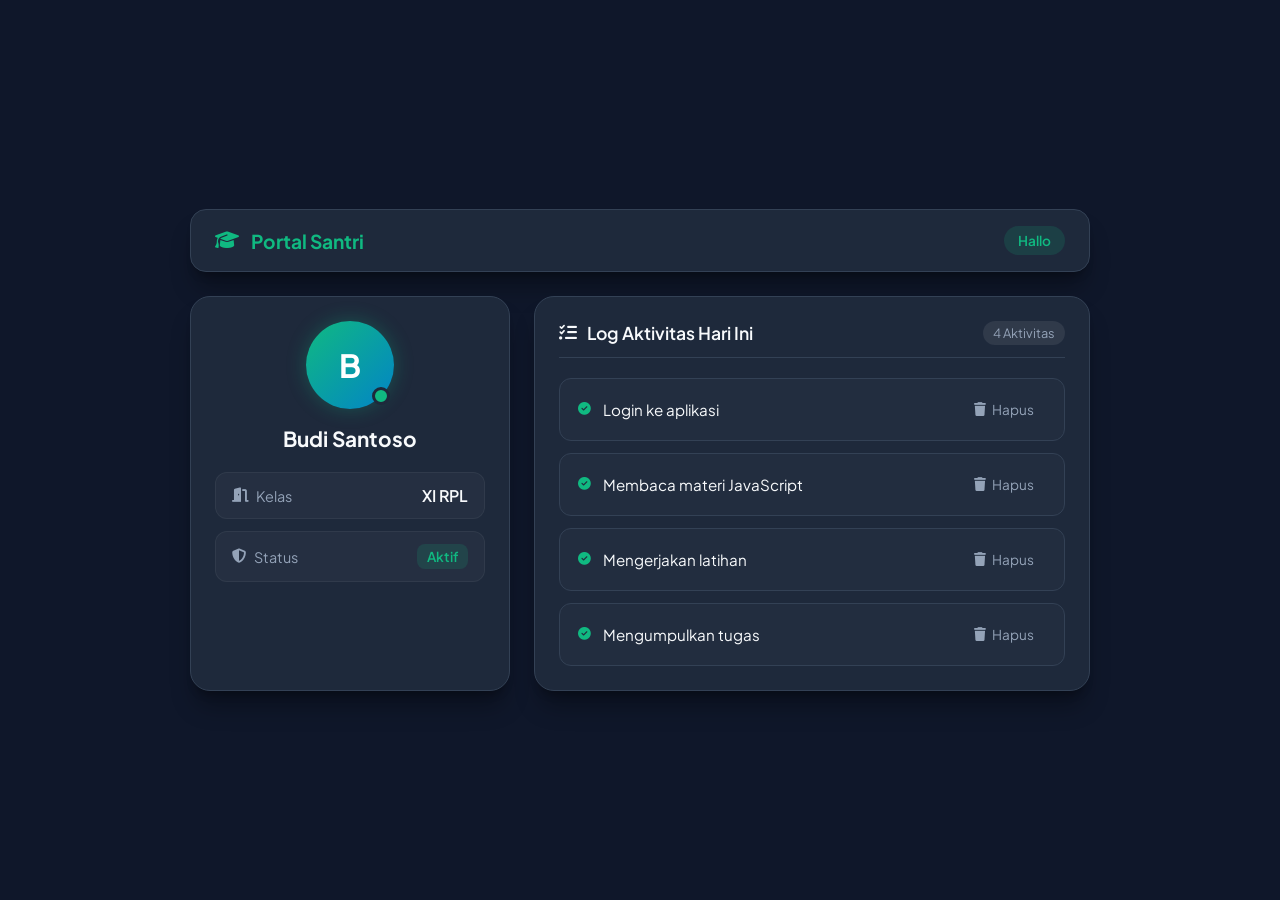
<file: bab-16-js-dom/latihan/index.html>
<!DOCTYPE html>
<html lang="id">
<head>
  <meta charset="UTF-8">
  <meta name="viewport" content="width=device-width, initial-scale=1.0">
  <title>Dashboard Santri</title>
  <link rel="stylesheet" href="style.css">
  <!-- Google Fonts & Font Awesome Icons -->
  <link rel="preconnect" href="https://fonts.googleapis.com">
  <link rel="preconnect" href="https://fonts.gstatic.com" crossorigin>
  <link href="https://fonts.googleapis.com/css2?family=Plus+Jakarta+Sans:wght@400;500;600;700&display=swap" rel="stylesheet">
  <link rel="stylesheet" href="https://cdnjs.cloudflare.com/ajax/libs/font-awesome/6.4.0/css/all.min.css">
</head>
<body>

  <div class="dashboard-container">
    <!-- Header -->
    <header class="header">
      <div class="logo-area">
        <i class="fa-solid fa-graduation-cap"></i>
        <span>Portal Santri</span>
      </div>
      <div class="header-badge">Hallo</div>
    </header>

    <!-- Content Grid -->
    <main class="grid-layout">
      <!-- Card Profil Santri -->
      <section class="card profile-card">
        <div class="avatar-wrapper">
          <div class="avatar" id="avatar-initial"></div>
          <span class="status-indicator"></span>
        </div>
        <h2 id="santri-nama" class="santri-name">-</h2>
        
        <div class="info-list">
          <div class="info-item">
            <span class="label"><i class="fa-solid fa-door-open"></i> Kelas</span>
            <span id="santri-kelas" class="value">-</span>
          </div>
          <div class="info-item">
            <span class="label"><i class="fa-solid fa-shield-halved"></i> Status</span>
            <span id="santri-status" class="status-pill">-</span>
          </div>
        </div>
      </section>

      <!-- Card Aktivitas Santri -->
      <section class="card activity-card">
        <div class="card-header">
          <h3><i class="fa-solid fa-list-check"></i> Log Aktivitas Hari Ini</h3>
          <span id="activity-count" class="count-badge">0 Aktivitas</span>
        </div>

        <ul id="activity-list" class="activity-list">
          <!-- Elemen li akan di-render via JavaScript DOM -->
        </ul>
      </section>
    </main>
  </div>

  <script src="script.js"></script>
</body>
</html>
</file>
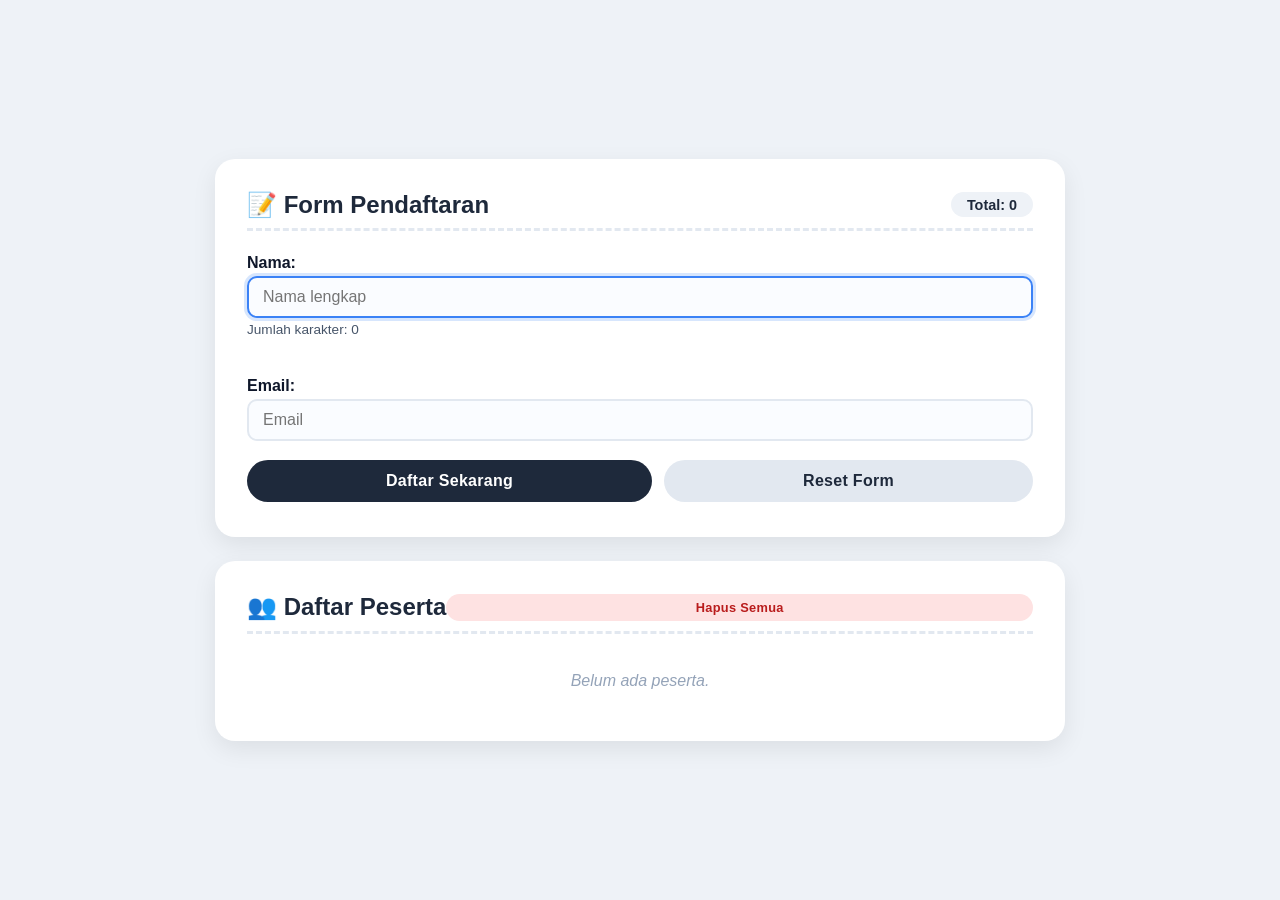
<file: bab-17-events/example/index.html>
<!DOCTYPE html>
<html lang="id">
<head>
    <meta charset="UTF-8" />
    <meta name="viewport" content="width=device-width, initial-scale=1.0" />
    <title>Workshop JavaScript - Pendaftaran</title>

    <!-- ============================================================ -->
    <!-- BAGIAN CSS: Gaya tampilan (seperti dekorasi meja pendaftaran) -->
    <!-- ============================================================ -->
    <link rel="stylesheet" href="style.css">
    
</head>
<body>

<div class="container">

    <!-- ============================================================ -->
    <!-- CARD 1: FORM PENDAFTARAN                                     -->
    <!-- ============================================================ -->
    <div class="card">
        <div class="card-header">
            <span>📝 Form Pendaftaran</span>
            <span class="total-badge" id="total-badge">Total: 0</span>
        </div>

        <form id="form-pendaftaran">

            <!-- Nama -->
            <div class="form-group">
                <label for="nama">Nama:</label>
                <input type="text" id="nama" placeholder="Nama lengkap" autofocus />
                <div class="char-count" id="char-count">Jumlah karakter: 0</div>
                <div class="key-message" id="key-message"></div>
            </div>

            <!-- Email -->
            <div class="form-group">
                <label for="email">Email:</label>
                <input type="email" id="email" placeholder="Email" />
            </div>

            <!-- Tombol -->
            <div class="button-group">
                <button type="submit" class="btn btn-primary">Daftar Sekarang</button>
                <button type="button" id="reset-btn" class="btn btn-secondary">Reset Form</button>
            </div>

            <!-- Notifikasi (sukses/error) akan muncul di sini -->
            <div id="form-notification" class="form-notification"></div>
        </form>
    </div>

    <!-- ============================================================ -->
    <!-- CARD 2: DAFTAR PESERTA                                      -->
    <!-- ============================================================ -->
    <div class="card">
        <div class="card-header">
            <span>👥 Daftar Peserta</span>
            <button type="button" id="clear-all-btn" class="btn btn-danger" style="padding: 6px 16px; font-size: 0.8rem;">Hapus Semua</button>
        </div>

        <div id="participant-list-container">
            <!-- akan diisi oleh JavaScript -->
            <p class="empty-message">Belum ada peserta.</p>
        </div>
    </div>

</div>

<!-- ============================================================ -->
<!-- BAGIAN JAVASCRIPT: Otak / logika interaksi                   -->
<!-- ============================================================ -->
<script src="script.js"></script>

</body>
</html>
</file>
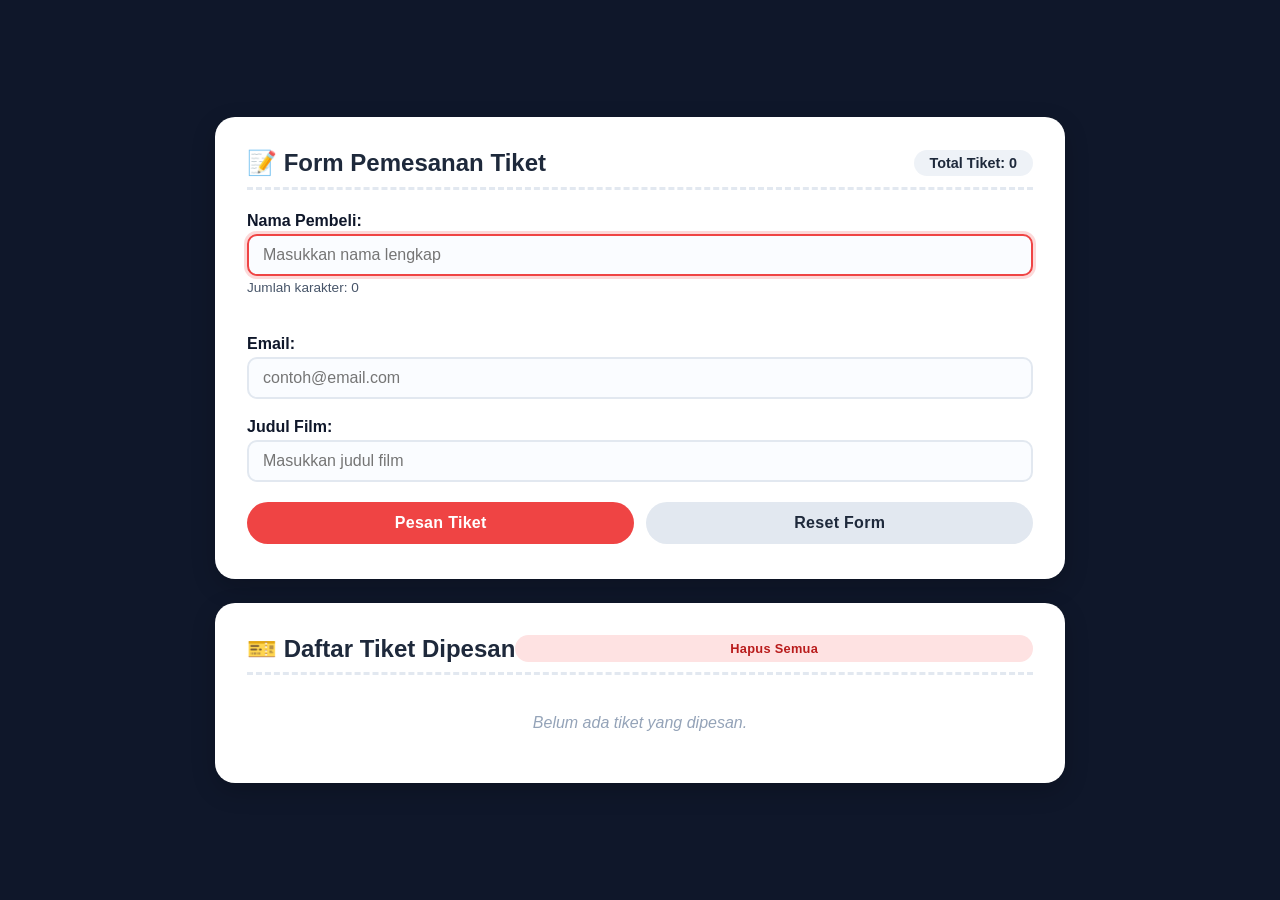
<file: bab-17-events/latihan/index.html>
<!doctype html>
<html lang="id">
  <head>
    <meta charset="UTF-8" />
    <meta name="viewport" content="width=device-width, initial-scale=1.0" />
    <title>Pemesanan Tiket Bioskop</title>
    <link rel="stylesheet" href="style.css" />
  </head>
  <body>
    <div class="container">
      <div class="card">
        <div class="card-header">
          <span>📝 Form Pemesanan Tiket</span>
          <span class="total-badge" id="total-badge">Total Tiket: 0</span>
        </div>

        <form id="form-pemesanan">
          <div class="form-group">
            <label for="nama">Nama Pembeli:</label>
            <input
              type="text"
              id="nama"
              placeholder="Masukkan nama lengkap"
              autofocus
            />
            <div class="char-count" id="char-count">Jumlah karakter: 0</div>
            <div class="key-message" id="key-message"></div>
          </div>

          <div class="form-group">
            <label for="email">Email:</label>
            <input type="email" id="email" placeholder="contoh@email.com" />
          </div>

          <div class="form-group">
            <label for="film">Judul Film:</label>
            <input type="text" id="film" placeholder="Masukkan judul film" />
          </div>

          <div class="button-group">
            <button type="submit" class="btn btn-primary">Pesan Tiket</button>
            <button type="button" id="reset-btn" class="btn btn-secondary">
              Reset Form
            </button>
          </div>

          <div id="form-notification" class="form-notification"></div>
        </form>
      </div>

      <div class="card">
        <div class="card-header">
          <span>🎫 Daftar Tiket Dipesan</span>
          <button
            type="button"
            id="clear-all-btn"
            class="btn btn-danger"
            style="padding: 6px 16px; font-size: 0.8rem"
          >
            Hapus Semua
          </button>
        </div>

        <div id="ticket-list-container">
          <p class="empty-message">Belum ada tiket yang dipesan.</p>
        </div>
      </div>
    </div>

    <script src="script.js"></script>
  </body>
</html>
</file>
<file: bab-16-js-dom/latihan/style.css>
:root {
  --bg-main: #0f172a;
  --bg-card: #1e293b;
  --bg-card-hover: #334155;
  --accent: #10b981;
  --accent-light: rgba(16, 185, 129, 0.15);
  --danger: #ef4444;
  --danger-light: rgba(239, 68, 68, 0.15);
  --text-main: #f8fafc;
  --text-muted: #94a3b8;
  --border-color: #334155;
  --shadow: 0 20px 25px -5px rgba(0, 0, 0, 0.3), 0 8px 10px -6px rgba(0, 0, 0, 0.3);
}

* {
  margin: 0;
  padding: 0;
  box-sizing: border-box;
  font-family: 'Plus Jakarta Sans', sans-serif;
}

body {
  background-color: var(--bg-main);
  color: var(--text-main);
  min-height: 100vh;
  display: flex;
  justify-content: center;
  align-items: center;
  padding: 20px;
}

.dashboard-container {
  width: 100%;
  max-width: 900px;
  display: flex;
  flex-direction: column;
  gap: 24px;
}

/* Header Styles */
.header {
  display: flex;
  justify-content: space-between;
  align-items: center;
  background: var(--bg-card);
  padding: 16px 24px;
  border-radius: 16px;
  border: 1px solid var(--border-color);
  box-shadow: var(--shadow);
}

.logo-area {
  display: flex;
  align-items: center;
  gap: 12px;
  font-weight: 700;
  font-size: 1.2rem;
  color: var(--accent);
}

.header-badge {
  background: var(--accent-light);
  color: var(--accent);
  padding: 6px 14px;
  border-radius: 20px;
  font-size: 0.85rem;
  font-weight: 600;
}

/* Grid Layout */
.grid-layout {
  display: grid;
  grid-template-columns: 320px 1fr;
  gap: 24px;
}

@media (max-width: 768px) {
  .grid-layout {
    grid-template-columns: 1fr;
  }
}

/* Card General */
.card {
  background: var(--bg-card);
  border-radius: 20px;
  padding: 24px;
  border: 1px solid var(--border-color);
  box-shadow: var(--shadow);
}

/* Profile Card */
.profile-card {
  display: flex;
  flex-direction: column;
  align-items: center;
  text-align: center;
}

.avatar-wrapper {
  position: relative;
  margin-bottom: 16px;
}

.avatar {
  width: 88px;
  height: 88px;
  border-radius: 50%;
  background: linear-gradient(135deg, #10b981, #0284c7);
  display: flex;
  align-items: center;
  justify-content: center;
  font-size: 2rem;
  font-weight: 700;
  color: #fff;
  box-shadow: 0 0 20px rgba(16, 185, 129, 0.3);
}

.status-indicator {
  position: absolute;
  bottom: 4px;
  right: 4px;
  width: 18px;
  height: 18px;
  background-color: var(--accent);
  border: 3px solid var(--bg-card);
  border-radius: 50%;
}

.santri-name {
  font-size: 1.3rem;
  font-weight: 700;
  margin-bottom: 20px;
}

.info-list {
  width: 100%;
  display: flex;
  flex-direction: column;
  gap: 12px;
}

.info-item {
  display: flex;
  justify-content: space-between;
  align-items: center;
  background: rgba(255, 255, 255, 0.03);
  padding: 12px 16px;
  border-radius: 12px;
  border: 1px solid rgba(255, 255, 255, 0.05);
}

.label {
  color: var(--text-muted);
  font-size: 0.9rem;
  display: flex;
  align-items: center;
  gap: 8px;
}

.value {
  font-weight: 600;
}

.status-pill {
  background: var(--accent-light);
  color: var(--accent);
  padding: 4px 10px;
  border-radius: 8px;
  font-size: 0.85rem;
  font-weight: 600;
}

/* Activity Card */
.activity-card {
  display: flex;
  flex-direction: column;
}

.card-header {
  display: flex;
  justify-content: space-between;
  align-items: center;
  margin-bottom: 20px;
  padding-bottom: 12px;
  border-bottom: 1px solid var(--border-color);
}

.card-header h3 {
  font-size: 1.1rem;
  font-weight: 600;
  display: flex;
  align-items: center;
  gap: 10px;
}

.count-badge {
  background: rgba(255, 255, 255, 0.08);
  color: var(--text-muted);
  font-size: 0.8rem;
  padding: 4px 10px;
  border-radius: 12px;
}

/* Activity List & Items */
.activity-list {
  list-style: none;
  display: flex;
  flex-direction: column;
  gap: 12px;
}

.activity-item {
  display: flex;
  justify-content: space-between;
  align-items: center;
  background: rgba(255, 255, 255, 0.02);
  padding: 14px 18px;
  border-radius: 12px;
  border: 1px solid var(--border-color);
  transition: all 0.2s ease;
}

.activity-item:hover {
  background: var(--bg-card-hover);
  transform: translateX(4px);
}

.activity-text {
  display: flex;
  align-items: center;
  gap: 12px;
  font-size: 0.95rem;
}

.activity-text i {
  color: var(--accent);
  font-size: 0.8rem;
}

.btn-delete {
  background: transparent;
  color: var(--text-muted);
  border: none;
  padding: 8px 12px;
  border-radius: 8px;
  cursor: pointer;
  display: flex;
  align-items: center;
  gap: 6px;
  font-size: 0.85rem;
  transition: all 0.2s ease;
}

.btn-delete:hover {
  background: var(--danger-light);
  color: var(--danger);
}

.empty-state {
  text-align: center;
  color: var(--text-muted);
  padding: 30px 0;
  font-style: italic;
}
</file>
<file: bab-17-events/example/style.css>
/* ----- RESET & GLOBAL ----- */
        * {
            box-sizing: border-box;
            margin: 0;
            padding: 0;
        }

        body {
            font-family: 'Segoe UI', Tahoma, Geneva, Verdana, sans-serif;
            background: #eef2f7;
            display: flex;
            justify-content: center;
            align-items: center;
            min-height: 100vh;
            padding: 20px;
        }

        .container {
            max-width: 850px;
            width: 100%;
            display: flex;
            flex-direction: column;
            gap: 24px;
        }

        /* ----- CARD UTAMA ----- */
        .card {
            background: white;
            border-radius: 20px;
            padding: 2rem 2rem 2.2rem;
            box-shadow: 0 8px 24px rgba(0,0,0,0.08);
        }

        .card-header {
            font-size: 1.5rem;
            font-weight: 700;
            color: #1e293b;
            border-bottom: 3px dashed #e2e8f0;
            padding-bottom: 0.6rem;
            margin-bottom: 1.4rem;
            display: flex;
            align-items: center;
            justify-content: space-between;
        }

        /* ----- FORM CARD ----- */
        .form-group {
            margin-bottom: 1.2rem;
        }

        label {
            display: block;
            font-weight: 600;
            color: #0f172a;
            margin-bottom: 4px;
        }

        input[type="text"],
        input[type="email"] {
            width: 100%;
            padding: 10px 14px;
            font-size: 1rem;
            border: 2px solid #e2e8f0;
            border-radius: 10px;
            transition: 0.2s;
            background: #fafcff;
        }

        input:focus {
            border-color: #3b82f6;
            outline: none;
            box-shadow: 0 0 0 3px rgba(59,130,246,0.2);
        }

        .char-count {
            font-size: 0.85rem;
            color: #475569;
            margin-top: 4px;
        }

        .key-message {
            font-size: 0.85rem;
            color: #2563eb;
            font-weight: 500;
            min-height: 1.4em;
            margin-top: 2px;
        }

        .button-group {
            display: flex;
            gap: 12px;
            flex-wrap: wrap;
            margin-top: 0.5rem;
        }

        .btn {
            flex: 1 1 auto;
            padding: 12px 18px;
            font-weight: 700;
            font-size: 1rem;
            border: none;
            border-radius: 40px;
            cursor: pointer;
            transition: 0.15s;
            letter-spacing: 0.3px;
        }

        .btn-primary {
            background: #1e293b;
            color: white;
        }
        .btn-primary:hover {
            background: #0f172a;
            transform: scale(1.02);
        }

        .btn-secondary {
            background: #e2e8f0;
            color: #1e293b;
        }
        .btn-secondary:hover {
            background: #cbd5e1;
        }

        .btn-danger {
            background: #fee2e2;
            color: #b91c1c;
        }
        .btn-danger:hover {
            background: #fecaca;
        }

        /* ----- DAFTAR PESERTA CARD ----- */
        .participant-list {
            display: flex;
            flex-direction: column;
            gap: 12px;
            margin-top: 0.5rem;
        }

        .participant-item {
            background: #f8fafc;
            border-left: 5px solid #3b82f6;
            padding: 0.8rem 1rem;
            border-radius: 10px;
            display: flex;
            justify-content: space-between;
            align-items: center;
            flex-wrap: wrap;
            transition: 0.2s;
        }
        .participant-item:hover {
            background: #f1f5f9;
        }

        .participant-info p {
            margin: 0.1rem 0;
            font-size: 0.95rem;
        }

        .participant-info strong {
            color: #1e293b;
        }

        .participant-actions {
            display: flex;
            gap: 8px;
        }

        .btn-small {
            padding: 4px 12px;
            font-size: 0.75rem;
            border: none;
            border-radius: 30px;
            cursor: pointer;
            font-weight: 600;
        }

        .btn-small-danger {
            background: #fee2e2;
            color: #b91c1c;
        }
        .btn-small-danger:hover {
            background: #fecaca;
        }

        .empty-message {
            color: #94a3b8;
            font-style: italic;
            text-align: center;
            padding: 1rem 0;
        }

        .total-badge {
            font-weight: 700;
            color: #1e293b;
            background: #eef2f7;
            padding: 0.3rem 1rem;
            border-radius: 40px;
            font-size: 0.9rem;
        }

        /* ----- STATUS MESSAGE DI FORM (tetap pakai display-area dari versi sebelumnya, tapi kita bisa gunakan untuk notifikasi) ----- */
        .form-notification {
            margin-top: 0.8rem;
            padding: 0.5rem 1rem;
            border-radius: 10px;
            font-weight: 600;
            display: none;
        }
        .form-notification.show {
            display: block;
        }
        .form-notification.success {
            background: #dcfce7;
            color: #059669;
        }
        .form-notification.error {
            background: #fee2e2;
            color: #b91c1c;
        }

        /* responsive */
        @media (max-width: 600px) {
            .card {
                padding: 1.5rem;
            }
            .participant-item {
                flex-direction: column;
                align-items: stretch;
            }
            .participant-actions {
                margin-top: 6px;
                justify-content: flex-end;
            }
        }
</file>
<file: bab-17-events/latihan/style.css>
/* ----- RESET & GLOBAL ----- */
* {
    box-sizing: border-box;
    margin: 0;
    padding: 0;
}

body {
    font-family: 'Segoe UI', Tahoma, Geneva, Verdana, sans-serif;
    background: #0f172a;
    color: #334155;
    display: flex;
    justify-content: center;
    align-items: center;
    min-height: 100vh;
    padding: 20px;
}

.container {
    max-width: 850px;
    width: 100%;
    display: flex;
    flex-direction: column;
    gap: 24px;
}

/* ----- CARD UTAMA ----- */
.card {
    background: white;
    border-radius: 20px;
    padding: 2rem 2rem 2.2rem;
    box-shadow: 0 8px 24px rgba(0,0,0,0.2);
}

.card-header {
    font-size: 1.5rem;
    font-weight: 700;
    color: #1e293b;
    border-bottom: 3px dashed #e2e8f0;
    padding-bottom: 0.6rem;
    margin-bottom: 1.4rem;
    display: flex;
    align-items: center;
    justify-content: space-between;
}

/* ----- FORM CARD ----- */
.form-group {
    margin-bottom: 1.2rem;
}

label {
    display: block;
    font-weight: 600;
    color: #0f172a;
    margin-bottom: 4px;
}

input[type="text"],
input[type="email"] {
    width: 100%;
    padding: 10px 14px;
    font-size: 1rem;
    border: 2px solid #e2e8f0;
    border-radius: 10px;
    transition: 0.2s;
    background: #fafcff;
}

input:focus {
    border-color: #ef4444;
    outline: none;
    box-shadow: 0 0 0 3px rgba(239, 68, 68, 0.2);
}

.char-count {
    font-size: 0.85rem;
    color: #475569;
    margin-top: 4px;
}

.key-message {
    font-size: 0.85rem;
    color: #ef4444;
    font-weight: 500;
    min-height: 1.4em;
    margin-top: 2px;
}

.button-group {
    display: flex;
    gap: 12px;
    flex-wrap: wrap;
    margin-top: 0.5rem;
}

.btn {
    flex: 1 1 auto;
    padding: 12px 18px;
    font-weight: 700;
    font-size: 1rem;
    border: none;
    border-radius: 40px;
    cursor: pointer;
    transition: 0.15s;
    letter-spacing: 0.3px;
}

.btn-primary {
    background: #ef4444;
    color: white;
}
.btn-primary:hover {
    background: #dc2626;
    transform: scale(1.02);
}

.btn-secondary {
    background: #e2e8f0;
    color: #1e293b;
}
.btn-secondary:hover {
    background: #cbd5e1;
}

.btn-danger {
    background: #fee2e2;
    color: #b91c1c;
}
.btn-danger:hover {
    background: #fecaca;
}

/* ----- DAFTAR TIKET CARD ----- */
.ticket-list {
    display: flex;
    flex-direction: column;
    gap: 12px;
    margin-top: 0.5rem;
}

.ticket-item {
    background: #f8fafc;
    border-left: 5px solid #ef4444;
    padding: 0.8rem 1rem;
    border-radius: 10px;
    display: flex;
    justify-content: space-between;
    align-items: center;
    flex-wrap: wrap;
    transition: 0.2s;
}
.ticket-item:hover {
    background: #f1f5f9;
}

.ticket-info p {
    margin: 0.1rem 0;
    font-size: 0.95rem;
}

.ticket-info strong {
    color: #1e293b;
}

.ticket-actions {
    display: flex;
    gap: 8px;
}

.btn-small {
    padding: 4px 12px;
    font-size: 0.75rem;
    border: none;
    border-radius: 30px;
    cursor: pointer;
    font-weight: 600;
}

.btn-small-danger {
    background: #fee2e2;
    color: #b91c1c;
}
.btn-small-danger:hover {
    background: #fecaca;
}

.empty-message {
    color: #94a3b8;
    font-style: italic;
    text-align: center;
    padding: 1rem 0;
}

.total-badge {
    font-weight: 700;
    color: #1e293b;
    background: #eef2f7;
    padding: 0.3rem 1rem;
    border-radius: 40px;
    font-size: 0.9rem;
}

/* ----- STATUS MESSAGE DI FORM ----- */
.form-notification {
    margin-top: 0.8rem;
    padding: 0.5rem 1rem;
    border-radius: 10px;
    font-weight: 600;
    display: none;
}
.form-notification.show {
    display: block;
}
.form-notification.success {
    background: #dcfce7;
    color: #059669;
}
.form-notification.error {
    background: #fee2e2;
    color: #b91c1c;
}

/* Responsive */
@media (max-width: 600px) {
    .card {
        padding: 1.5rem;
    }
    .ticket-item {
        flex-direction: column;
        align-items: stretch;
    }
    .ticket-actions {
        margin-top: 6px;
        justify-content: flex-end;
    }
}
</file>
